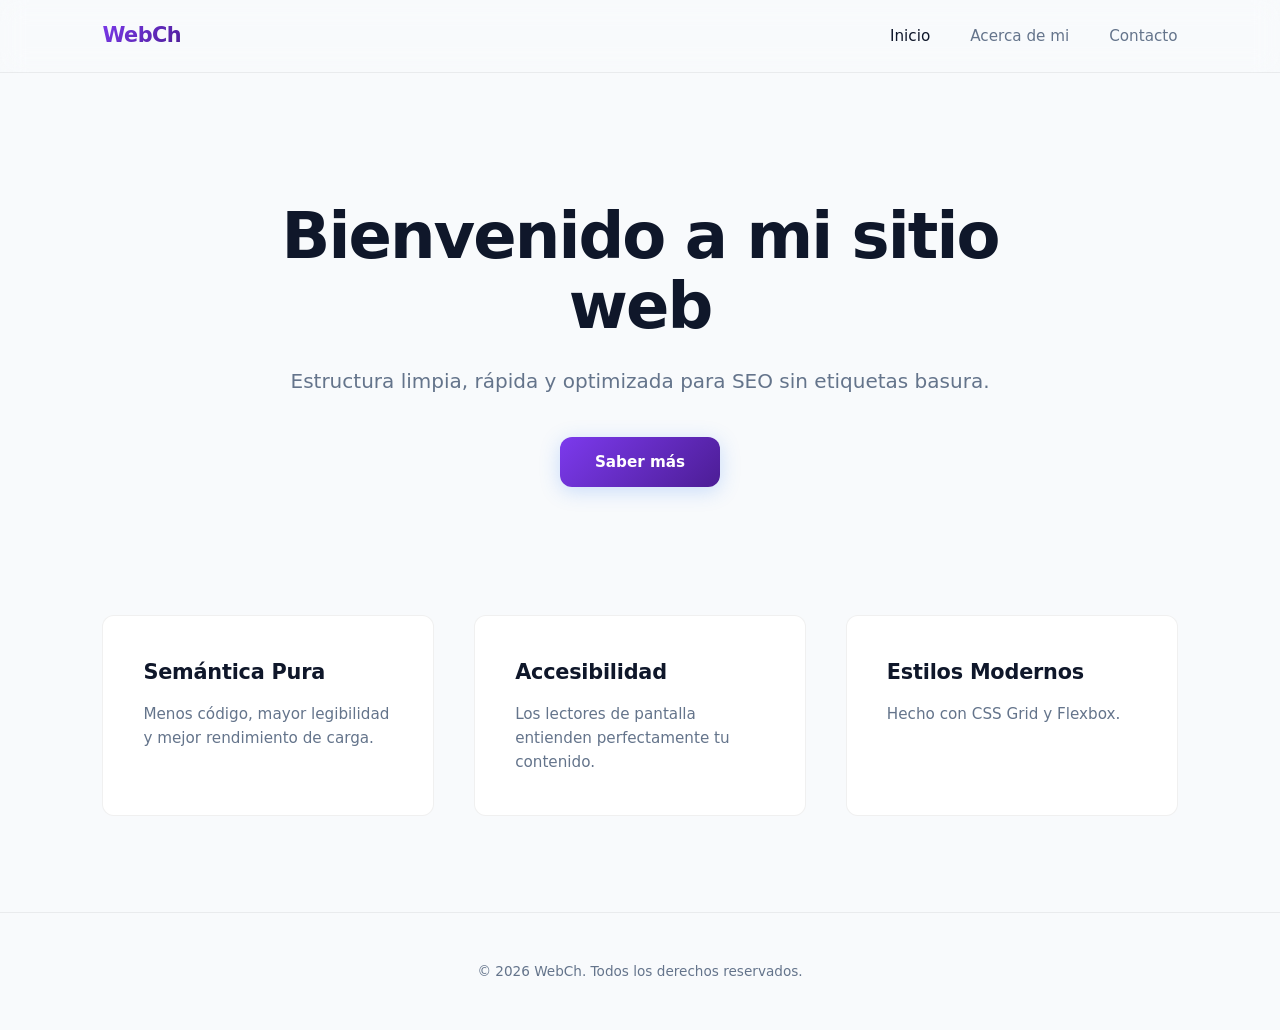
<file: index.html>
<!DOCTYPE html>
<html lang="es">
<head>
    <meta charset="UTF-8">
    <meta name="viewport" content="width=device-width, initial-scale=1.0">
    <title>Mi Web</title>
    <link rel="stylesheet" href="assets/styles/styles.css">
</head>
<body>
    <header>
        <a href="index.html" class="logo">WebCh</a>
        <nav>
            <ul>
                <li><a href="index.html" class="active">Inicio</a></li>
                <li><a href="nosotros.html">Acerca de mi</a></li>
                <li><a href="contacto.html">Contacto</a></li>
            </ul>
        </nav>
    </header>

    <main>
        
        <section class="hero">
            <h1>Bienvenido a mi sitio web</h1>
            <p>Estructura limpia, rápida y optimizada para SEO sin etiquetas basura.</p>
            <a href="contacto.html" class="btn">Saber más</a>
        </section>

        <section class="grid-features">
            <article>
                <h3>Semántica Pura</h3>
                <p>Menos código, mayor legibilidad y mejor rendimiento de carga.</p>
            </article>
            <article>
                <h3>Accesibilidad</h3>
                <p>Los lectores de pantalla entienden perfectamente tu contenido.</p>
            </article>
            <article>
                <h3>Estilos Modernos</h3>
                <p>Hecho con CSS Grid y Flexbox.</p>
            </article>
        </section>

    </main>

    <footer>
        <p>&copy; 2026 WebCh. Todos los derechos reservados.</p>
    </footer>

</body>
</html>
</file>
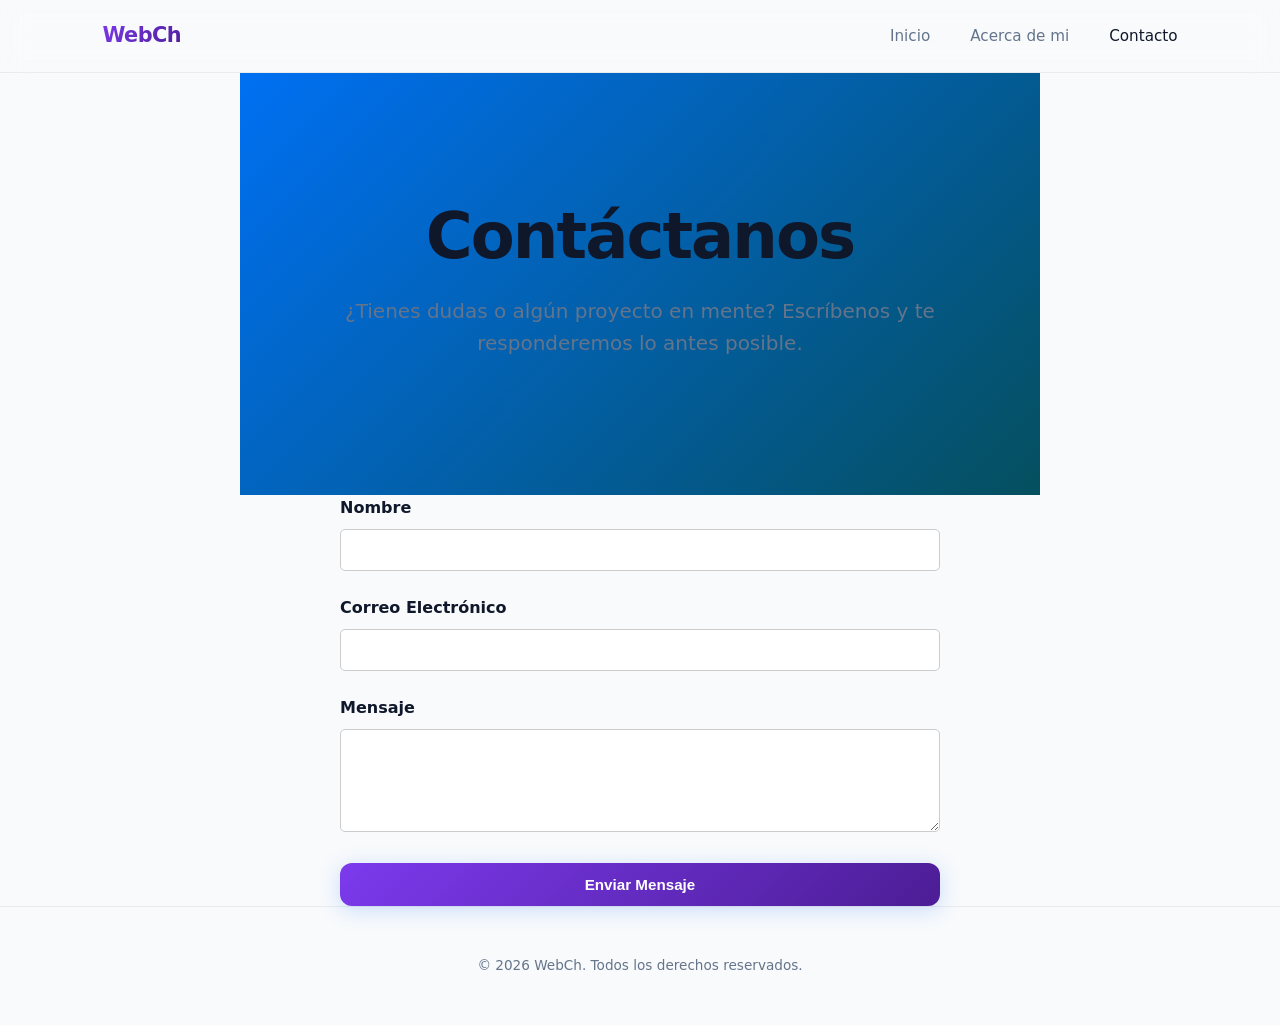
<file: contacto.html>
<!DOCTYPE html>
<html lang="es">
<head>
    <meta charset="UTF-8">
    <meta name="viewport" content="width=device-width, initial-scale=1.0">
    <title>Contacto - WebCh</title>
    <link rel="stylesheet" href="assets/styles/styles.css">
</head>
<body>

    <header>
        <div class="logo">
            <a href="index.html">WebCh</a>
        </div>
        <nav>
            <ul>
                <li><a href="index.html">Inicio</a></li>
                <li><a href="nosotros.html">Acerca de mi</a></li>
                <li><a href="contacto.html" class="active">Contacto</a></li>
            </ul>
        </nav>
    </header>

    <main>
        <section class="hero" style="background: linear-gradient(135deg, #0070f3 0%, #054f5e 100%);">
            <h1>Contáctanos</h1>
            <p>¿Tienes dudas o algún proyecto en mente? Escríbenos y te responderemos lo antes posible.</p>
        </section>

        <section class="features" style="max-width: 600px; margin: 0 auto;">
            <div class="card">
                <form action="#" method="POST" class="contact-form">
                    <div class="form-group" style="margin-bottom: 1.5rem;">
                        <label for="nombre" style="display:block; margin-bottom:0.5rem; font-weight:600;">Nombre</label>
                        <input type="text" id="nombre" name="nombre" required style="width:100%; padding:0.8rem; border:1px solid #ccc; border-radius:5px;">
                    </div>
                    <div class="form-group" style="margin-bottom: 1.5rem;">
                        <label for="correo" style="display:block; margin-bottom:0.5rem; font-weight:600;">Correo Electrónico</label>
                        <input type="email" id="correo" name="correo" required style="width:100%; padding:0.8rem; border:1px solid #ccc; border-radius:5px;">
                    </div>
                    <div class="form-group" style="margin-bottom: 1.5rem;">
                        <label for="mensaje" style="display:block; margin-bottom:0.5rem; font-weight:600;">Mensaje</label>
                        <textarea id="mensaje" name="mensaje" rows="5" required style="width:100%; padding:0.8rem; border:1px solid #ccc; border-radius:5px; resize:vertical;"></textarea>
                    </div>
                    <button type="submit" class="btn" style="background-color:#0070f3; color:#fff; border:none; width:100%; cursor:pointer;">Enviar Mensaje</button>
                </form>
            </div>
        </section>
    </main>

    <footer>
        <p>&copy; 2026 WebCh. Todos los derechos reservados.</p>
    </footer>

</body>
</html>
</file>
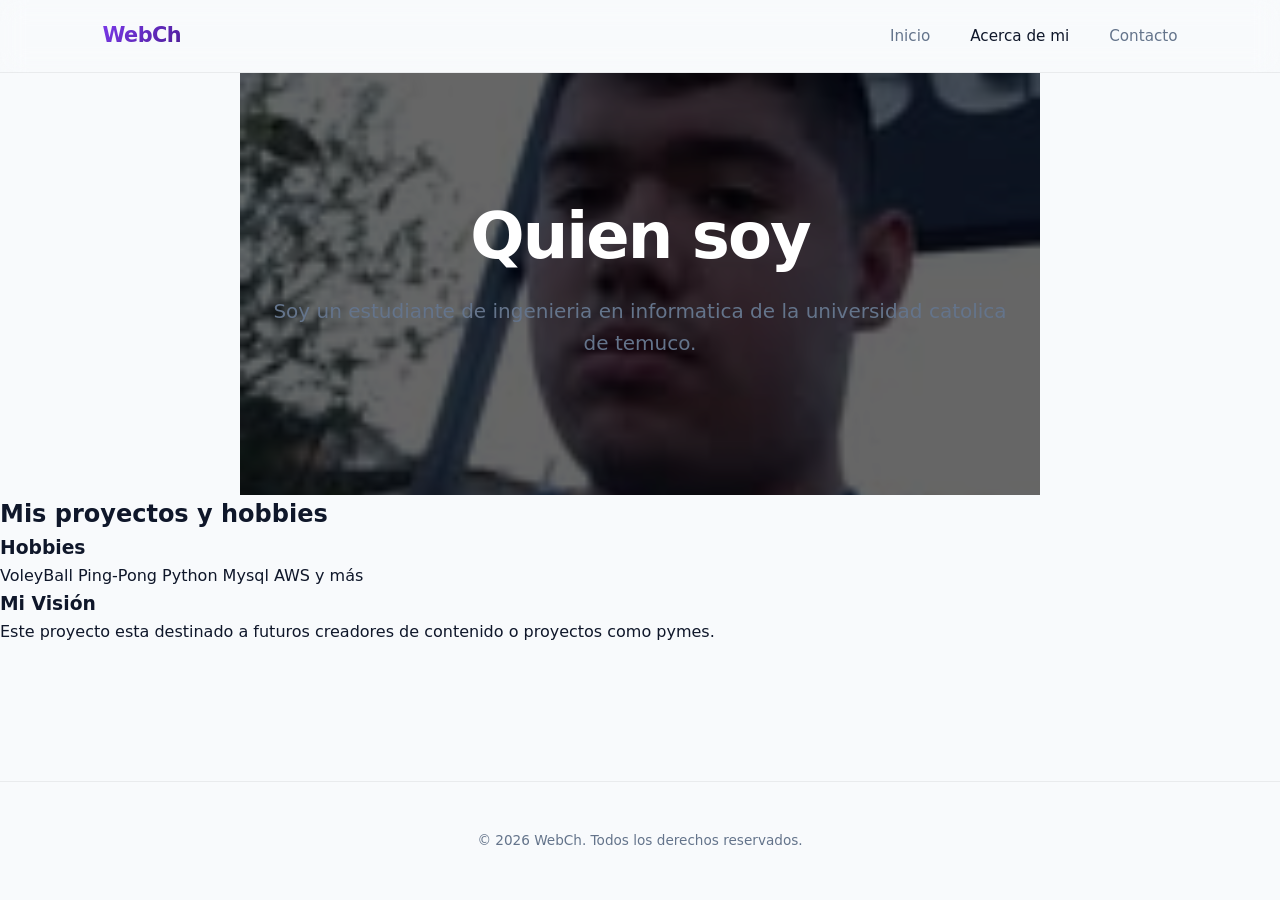
<file: nosotros.html>
<!DOCTYPE html>
<html lang="es">
<head>
    <meta charset="UTF-8">
    <meta name="viewport" content="width=device-width, initial-scale=1.0">
    <title>Acerca de Mi - WebCh</title>
    <link rel="stylesheet" href="assets/styles/styles.css">
</head>
<body>

    <header>
        <div class="logo">
            <a href="index.html">WebCh</a>
        </div>
        <nav>
            <ul>
                <li><a href="index.html">Inicio</a></li>
                <li><a href="nosotros.html" class="active">Acerca de mi</a></li>
                <li><a href="contacto.html">Contacto</a></li>
            </ul>
        </nav>
    </header>

    <main>
        <section class="hero" style="background-image: linear-gradient(rgba(0, 0, 0, 0.6), rgba(0, 0, 0, 0.6)), url('assets/img/mi-foto.jpg'); background-size: cover; background-position: center; color: white;">
            <h1>Quien soy</h1>
            <p>Soy un estudiante de ingenieria en informatica de la universidad catolica de temuco.</p>
        </section>

        <section class="features">
            <h2>Mis proyectos y hobbies</h2>
            <div class="grid">
                <article class="card">
                    <h3>Hobbies</h3>
                    <p>VoleyBall Ping-Pong Python Mysql AWS y más</p>
                </article>
                <article class="card">
                    <h3>Mi Visión</h3>
                    <p>Este proyecto esta destinado a futuros creadores de contenido o proyectos como pymes.</p>
                </article>
            </div>
        </section>
    </main>
    <footer>
        <p>&copy; 2026 WebCh. Todos los derechos reservados.</p>
    </footer>

</body>
</html>
</file>
<file: assets/styles/styles.css>
:root {
    --bg-primary: #f8fafc;
    --bg-card: #ffffff;
    --text-main: #0f172a;
    --text-muted: #64748b;
    --accent: #7c3aed; /* Morado eléctrico */
    --accent-gradient: linear-gradient(135deg, #7c3aed 0%, #4c1d95 100%);
    --border-color: rgba(0, 0, 0, 0.06);
    --radius: 12px;
    --transition: all 0.3s cubic-bezier(0.4, 0, 0.2, 1);
}


@media (prefers-color-scheme: dark) {
    :root {
        --bg-primary: #0b0f19;
        --bg-card: #151f32;
        --text-main: #f8fafc;
        --text-muted: #94a3b8;
        --accent: #3b82f6;
        --accent-gradient: linear-gradient(135deg, #1d4ed8 0%, #1e3a8a 100%);
        --border-color: rgba(255, 255, 255, 0.08);
    }
}


* {
    margin: 0;
    padding: 0;
    box-sizing: border-box;
}

body {
    font-family: system-ui, -apple-system, BlinkMacSystemFont, 'Segoe UI', Roboto, sans-serif;
    background-color: var(--bg-primary);
    color: var(--text-main);
    line-height: 1.6;
    display: flex;
    flex-direction: column;
    min-height: 100vh;
    -webkit-font-smoothing: antialiased;
}

main { flex-grow: 1; }
a { text-decoration: none; color: inherit; }

header {
    background-color: rgba(var(--bg-card), 0.8);
    backdrop-filter: blur(12px);
    -webkit-backdrop-filter: blur(12px); 
    display: flex;
    justify-content: space-between;
    align-items: center;
    padding: 1.2rem 8%;
    border-bottom: 1px solid var(--border-color);
    position: sticky;
    top: 0;
    z-index: 100;
}

.logo {
    font-size: 1.3rem;
    font-weight: 800;
    letter-spacing: -0.5px;
    background: var(--accent-gradient);
    -webkit-background-clip: text;
    -webkit-text-fill-color: transparent;
}

header nav ul {
    display: flex;
    gap: 2.5rem;
    list-style: none;
}

header nav a {
    font-size: 0.95rem;
    font-weight: 500;
    color: var(--text-muted);
    transition: var(--transition);
}

header nav a:hover, header nav a.active {
    color: var(--text-main);
}


.hero {
    padding: 8rem 2rem 6rem;
    text-align: center;
    max-width: 800px;
    margin: 0 auto;
}

.hero h1 {
    font-size: clamp(2.5rem, 5vw, 4rem); 
    font-weight: 800;
    line-height: 1.1;
    letter-spacing: -0.03em;
    margin-bottom: 1.5rem;
}

.hero p {
    font-size: clamp(1.1rem, 2vw, 1.25rem);
    color: var(--text-muted);
    margin-bottom: 2.5rem;
}

.btn {
    display: inline-block;
    background: var(--accent-gradient);
    color: #ffffff;
    padding: 0.8rem 2.2rem;
    border-radius: var(--radius);
    font-weight: 600;
    font-size: 0.95rem;
    box-shadow: 0 4px 20px rgba(59, 130, 246, 0.25);
    transition: var(--transition);
    border: none;
    cursor: pointer;
}

.btn:hover {
    transform: translateY(-2px);
    box-shadow: 0 6px 24px rgba(59, 130, 246, 0.4);
}


.grid-features {
    display: grid;
    grid-template-columns: repeat(auto-fit, minmax(300px, 1fr));
    gap: 2.5rem;
    padding: 2rem 8% 6rem;
    max-width: 1400px;
    margin: 0 auto;
}

.grid-features article {
    background-color: var(--bg-card);
    padding: 2.5rem;
    border-radius: var(--radius);
    border: 1px solid var(--border-color);
    transition: var(--transition);
}

.grid-features article:hover {
    transform: translateY(-4px);
    box-shadow: 0 12px 30px rgba(0, 0, 0, 0.04);
    border-color: var(--accent);
}

.grid-features h3 {
    font-size: 1.3rem;
    font-weight: 700;
    margin-bottom: 0.75rem;
    letter-spacing: -0.01em;
}

.grid-features p {
    color: var(--text-muted);
    font-size: 0.95rem;
}

footer {
    padding: 3rem 2rem;
    text-align: center;
    border-top: 1px solid var(--border-color);
    font-size: 0.85rem;
    color: var(--text-muted);
}
</file>
